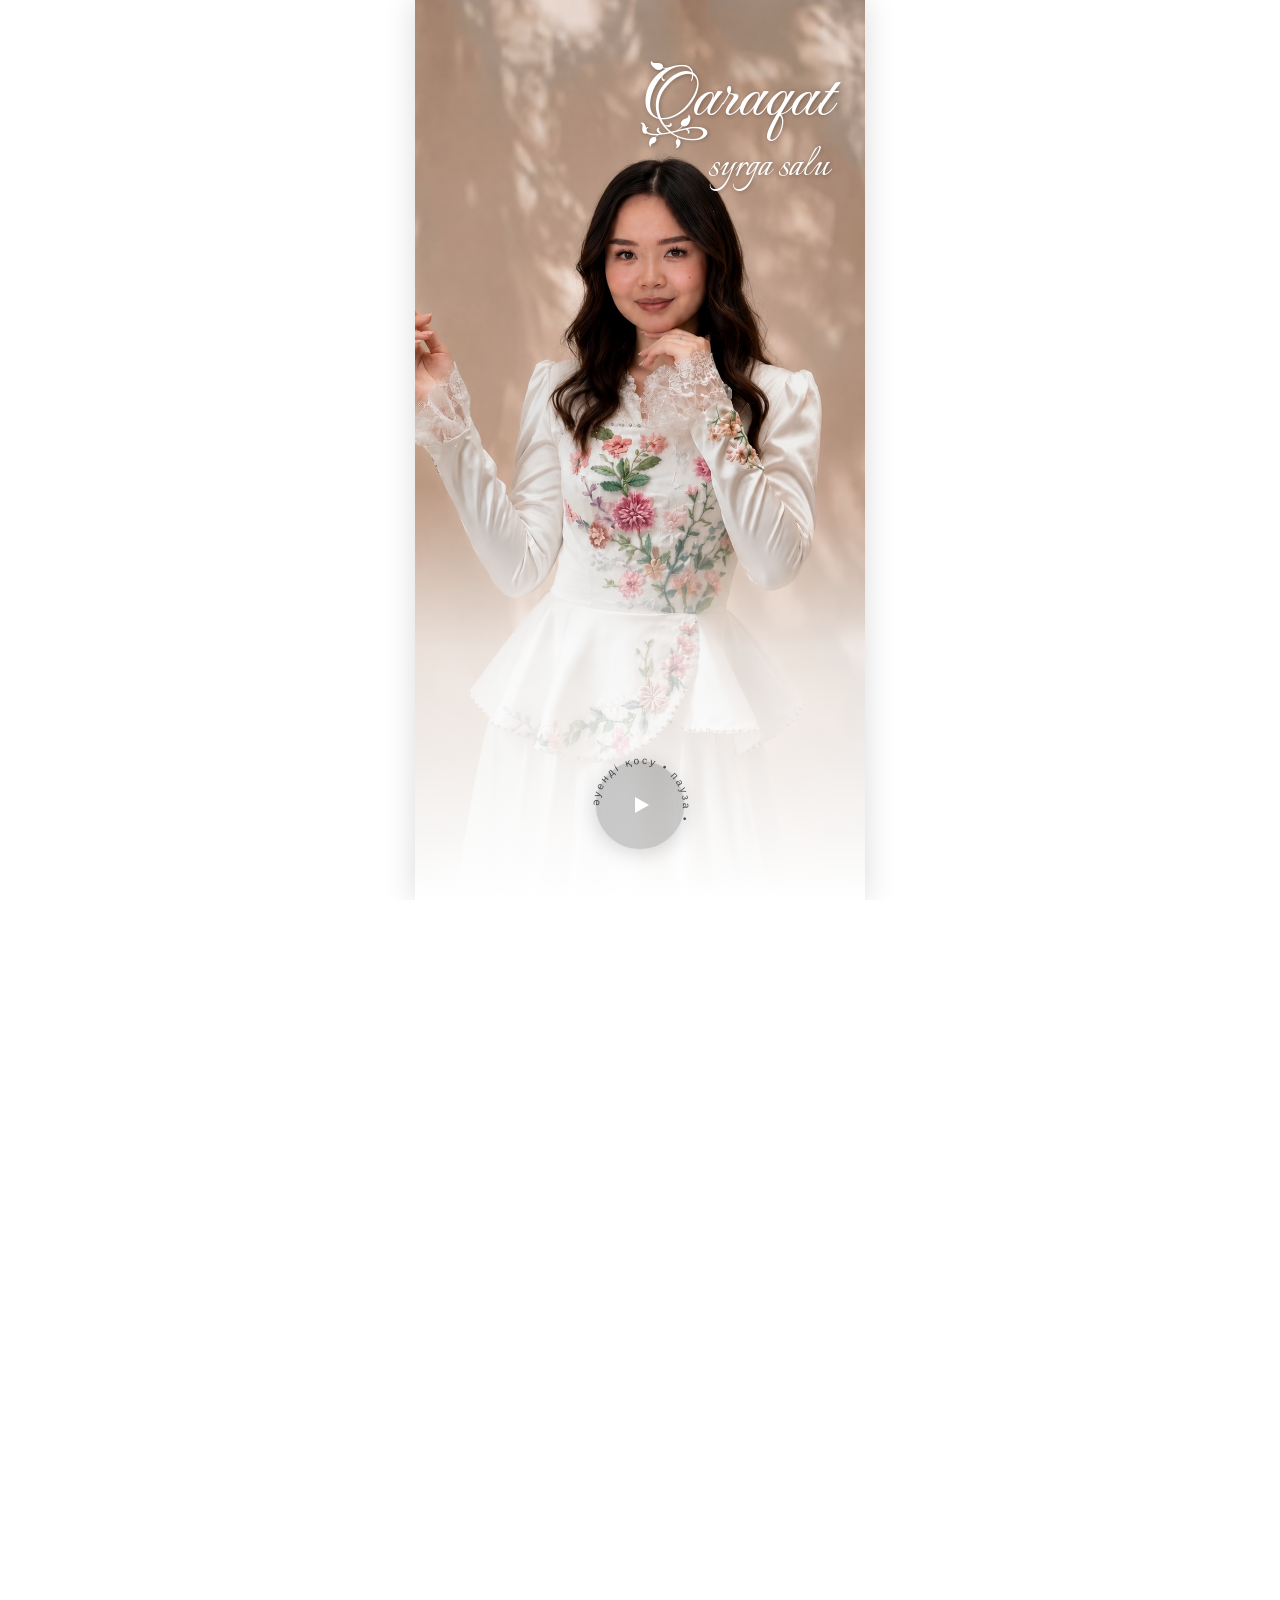
<file: index.html>
<!DOCTYPE html>
<html lang="en">
<head>
    <meta charset="UTF-8">
    <meta name="viewport" content="width=device-width, initial-scale=1.0">
    <title class="bride-name">Syrga salu</title>
    <link rel="preconnect" href="https://fonts.googleapis.com">
    <link rel="preconnect" href="https://fonts.gstatic.com" crossorigin>
    <link href="https://fonts.googleapis.com/css2?family=Fleur+De+Leah&family=Mrs+Saint+Delafield&display=swap" rel="stylesheet">
    <link href="https://fonts.googleapis.com/css2?family=Fleur+De+Leah&family=Italianno&family=Mrs+Saint+Delafield&display=swap" rel="stylesheet">

    <link rel="stylesheet" href="style.css">
    <link rel="stylesheet" href="script.js">

    <meta property="og:type" content="website">
    <meta property="og:title" content="Қарақат сырға салу">
    <meta property="og:description" content="Тойымыздың қадірлі қонағы болыңыз!">
    <meta property="og:url" content="https://qyzuzatukz.github.io/qaraqat_qyz_uzatu/">
    <meta property="og:image" content="https://qyzuzatukz.github.io/qaraqat_qyz_uzatu/IMG_7620.PNG">
    <meta property="og:image:width" content="1200">
    <meta property="og:image:height" content="630">
    

</head>


<body>

    <!-- <div class="real-butterfly-system">
        <div class="bf-rotator">
            <div class="bf-wings-wrapper">
                <img src="batrfl.png" alt="wing" class="bf-wing bf-wing-left">
                <img src="batrfl.png" alt="wing" class="bf-wing bf-wing-right">
            </div>
        </div>
    </div> -->
    
    <audio id="bg-music" src="Karakat-Abildina-Kyzga-tilek-agugai.kz_.mp3" loop></audio>

    <section class="hero-screen">
    
    <div class="image-container">
        <img src="IMG_7620.PNG" alt="Qaraqat" class="back-image">
        <div class="video-overlay"></div>
    </div>

    <div class="hero-content">
        
        <div class="header-text">
            <h1 class="bride-name" style="font-size: 70px;">Qaraqat</h1>
            <p class="event-title" style="font-size: 45px;">syrga salu</p>
        </div>
        
        <div class="music-wrapper">
            <button class="music-toggle" id="music-btn">
                <svg class="spinning-text" viewBox="0 0 100 100">
                    <path id="circlePath" d="M 50, 50 m -35, 0 a 35,35 0 1,1 70,0 a 35,35 0 1,1 -70,0" />
                    <text>
                        <textPath href="#circlePath">әуенді қосу • пауза • </textPath>
                    </text>
                </svg>
                <div class="play-icon"></div>
            </button>
        </div>
        
    </div>

</section>

<section class="invitation-screen">
    <div class="invitation-content">
        
        <div class="guests-call" style="font-size: 42px;">
            Құрметті<br>
            ағайын-туыс, бауырлар,<br>
            құда-жекжат,<br>
            нағашы-жиен, бөлелер,<br>
            құрбы-құрдас,<br>
            әріптестер!
        </div>

        <div class="main-invitation-text">
            <p class="sub-text" style="font-size: 24px;">Сіздерді<br>аяулы қызымыз</p>
            
            <h2 class="bride-title-second" style="font-size: 52px;">Қарақаттың</h2>
            
            <p class="description-text" style="font-size: 24px;">
                сырға салу тойына арналған<br>
                салтанатты ақ<br>
                дастарханымыздың қадірлі<br>
                қонағы болуға шақырамыз!
            </p>
        </div>

    </div>
</section>

<div class="flowers-divider">
    <img src="IMG_7644.jpeg" alt="Декор цветы" class="divider-image">
</div>



<!-- ЧЕТВЕРТЫЙ БЛОК: ДАТА И ИЗВИЛИСТЫЙ ТАЙМЛАЙН -->
<!-- ЧЕТВЕРТЫЙ БЛОК: ДАТА И ИЗВИЛИСТЫЙ ТАЙМЛАЙН -->
<section class="date-timeline-screen">
    <div class="timeline-container">
        
        <h3 class="month-title" style="font-size: 42px;">Той салтанаты: <br>Тамыз</h3>
        
        <!-- Лента дней теперь растягивается с отступами -->
        <div class="days-line">
            <div class="day-box">26</div>
            <div class="day-box">27</div>
            <div class="day-box active-day-heart " style="width: 100px; height: 100px; font-size: 35px; font-weight: inherit;">28</div>
            <div class="day-box">29</div>
            <div class="day-box">30</div>
        </div>

        <!-- Контейнер увеличен по высоте, чтобы ветка не сливалась с текстом -->
        <div class="timeline-wave-zone">
            
            <img src="IMG_7659.PNG" alt="Изогнутая ветка" class="wave-branch-bg">
            
            <!-- Точка 1: Справа -->
            <div class="wave-item item-pos-1" >
                <div class="time-number" style="font-size:40px; margin-right: 4px;">18:00</div>
                <div class="time-text">ҚОНАҚТАРДЫҢ ЖИНАЛУЫ</div>
            </div>
            
            <!-- Точка 2: Слева -->
            <div class="wave-item item-pos-2" style=" margin-top: -40px;" >
                <div class="time-number" style="font-size: 40px;">18:30</div>
                <div class="time-text" style="padding-bottom: 20px;">ТОЙДЫҢ БАСТАЛУЫ</div>
            </div>

            <!-- Точка 3: Справа -->
            <div class="wave-item item-pos-3">
                <div class="time-number" style="font-size: 40px; margin-right: 4px;">19:00</div>
                <div class="time-text">СЫРҒА САЛУ <br>РӘСІМІ</div>
            </div>

            <!-- НОВАЯ Точка 4: Слева (Тойдың аяқталуы) -->
            <div class="wave-item item-pos-4">
                <div class="time-number" style="font-size: 40px;">23:00</div>
                <div class="time-text">ШЫҒАРЫП САЛУ РӘСІМІ</div>
            </div>

        </div>

    </div>
</section>



<section class="location-screen">
    <div class="location-container">
        
        <h3 class="location-title" style="font-size: 42px;">Мекен-жайымыз:</h3>
        
        <div class="location-address">
            ТАРАЗ ҚАЛАСЫ<br>
            ҚОЛБАСШЫ ҚОЙГЕЛДІ КӨШЕСІ, 222<br>
            «ТОЙ ШАШУ»<br>
            МЕЙРАМХАНАСЫ
        </div>
        
        <a href="https://go.2gis.com/cfSD5" target="_blank" class="map-button" title="2GIS картаны ашу">
            <img src="2gis-icon-logo.png" alt="2GIS" class="gis-icon">
        </a>

        <div class="img_flowww">
            <img src="IMG_7651-removebg-preview.png" alt="Цветы декор снизу" class="location-bottom-flowers">
        </div>
        

        <div class="parents-text-box">
                <h4 class="parents-title" style="font-size: 42px;">Той иелері:</h4>
                <p class="parents-names" style="font-size: 50px;">Сержан - Злиха</p>
        </div>

         <div class="img_flowww">
            <img src="IMG_7651ф-removebg-preview.png" alt="Цветы декор снизу" class="location-bottom-flowers">
        </div>

        

    </div>
</section>



<!-- ШЕСТОЙ БЛОК: ТАЙМЕР ОБРАТНОГО ОТСЧЕТА -->
<section class="countdown-screen">
    <div class="countdown-container">
        
        <!-- Заголовок таймера -->
        <h3 class="countdown-title" style="font-size: 42px; margin-top: -12px;">Тойға дейін:</h3>
        
        <!-- Табло с цифрами -->
        <div class="timer-display">
            <div class="timer-item">
                <span id="days" class="timer-number">00</span>
                <span class="timer-label" style="font-size: 18px;">күн</span>
            </div>
            
            <span class="timer-separator">:</span>
            
            <div class="timer-item">
                <span id="hours" class="timer-number">00</span>
                <span class="timer-label " style="font-size: 18px;">сағат</span>
            </div>
            
            <span class="timer-separator">:</span>
            
            <div class="timer-item">
                <span id="minutes" class="timer-number">00</span>
                <span class="timer-label" style="font-size: 18px;">минут</span>
            </div>
            
            <span class="timer-separator">:</span>
            
            <div class="timer-item">
                <span id="seconds" class="timer-number">00</span>
                <span class="timer-label" style="font-size: 18px;">секунд</span>
            </div>
        </div>

    </div>
</section>



<div class="final-butterfly-block" style="margin-top: -80px;">
    <img src="IMG_7684.JPG-removebg-preview.png" alt="Бабочка" class="bottom-butterfly">
</div>




























    <script src="script.js"></script>
    
</body>



</html>
</file>
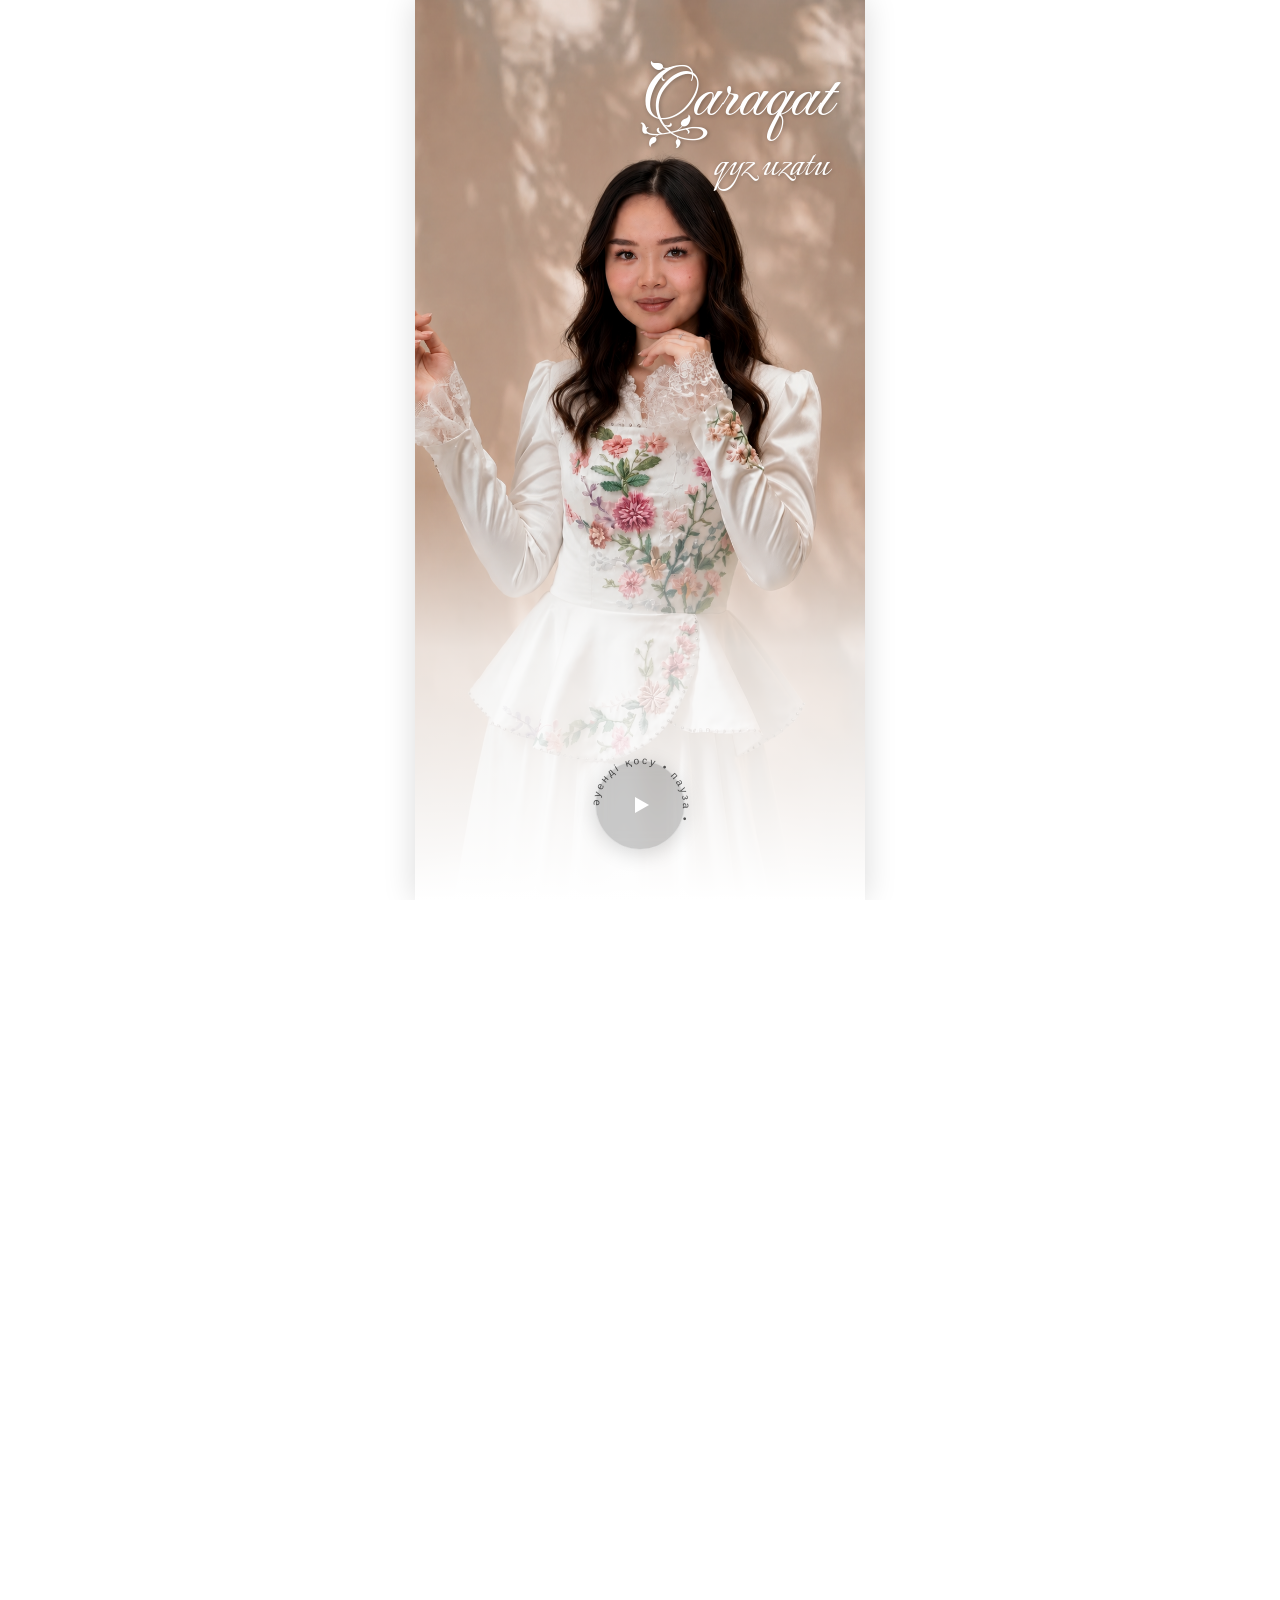
<file: karakat.html>
<!DOCTYPE html>
<html lang="en">
<head>
    <meta charset="UTF-8">
    <meta name="viewport" content="width=device-width, initial-scale=1.0">
    <title>Document</title>
    <link rel="preconnect" href="https://fonts.googleapis.com">
    <link rel="preconnect" href="https://fonts.gstatic.com" crossorigin>
    <link href="https://fonts.googleapis.com/css2?family=Fleur+De+Leah&family=Mrs+Saint+Delafield&display=swap" rel="stylesheet">
    <link href="https://fonts.googleapis.com/css2?family=Fleur+De+Leah&family=Italianno&family=Mrs+Saint+Delafield&display=swap" rel="stylesheet">

    <link rel="stylesheet" href="style.css">
    <link rel="stylesheet" href="script.js">
</head>


<body>
    
    <audio id="bg-music" src="Karakat-Abildina-Kyzga-tilek-agugai.kz_.mp3" loop></audio>

    <section class="hero-screen">
    
    <div class="image-container">
        <img src="IMG_7620.PNG" alt="Qaraqat" class="back-image">
        <div class="video-overlay"></div>
    </div>

    <div class="hero-content">
        
        <div class="header-text">
            <h1 class="bride-name" style="font-size: 70px;">Qaraqat</h1>
            <p class="event-title" style="font-size: 45px;">qyz uzatu</p>
        </div>
        
        <div class="music-wrapper">
            <button class="music-toggle" id="music-btn">
                <svg class="spinning-text" viewBox="0 0 100 100">
                    <path id="circlePath" d="M 50, 50 m -35, 0 a 35,35 0 1,1 70,0 a 35,35 0 1,1 -70,0" />
                    <text>
                        <textPath href="#circlePath">әуенді қосу • пауза • </textPath>
                    </text>
                </svg>
                <div class="play-icon"></div>
            </button>
        </div>
        
    </div>

</section>

<section class="invitation-screen">
    <div class="invitation-content">
        
        <div class="guests-call" style="font-size: 37px;">
            Құрметті<br>
            ағайын-туыс, бауырлар,<br>
            құда-жекжат,<br>
            нағашы-жиен, бөлелер,<br>
            құрбы-құрдас,<br>
            дос-жарандар,<br>
            әріптестер мен көршілер!
        </div>

        <div class="main-invitation-text">
            <p class="sub-text" style="font-size: 24px;">Сіздерді<br>аяулы қызымыз</p>
            
            <h2 class="bride-title-second" style="font-size: 50px;">Қарақаттың</h2>
            
            <p class="description-text" style="font-size: 24px;">
                ұзату тойына арналған<br>
                салтанатты ақ<br>
                дастарханымыздың қадірлі<br>
                қонағы болуға шақырамыз!
            </p>
        </div>

    </div>
</section>

<div class="flowers-divider">
    <img src="IMG_7635.jpeg" alt="Декор цветы" class="divider-image">
</div>





































    <script src="script.js"></script>
    
</body>



</html>
</file>
<file: style.css>
@font-face {
    font-family: 'MyCustomItalic2'; /* Имя, которое мы сами придумываем для шрифта */
    src: url('KZGoodVibes.ttf') format('truetype');
    font-weight: normal;
    font-style: italic;
}









/* --- Общие настройки --- */
* {
    margin: 0;
    padding: 0;
    box-sizing: border-box;
}

body, html {
    height: 100%;
    overflow-x: hidden;
    background-color: #ffffff; /* Родной белый цвет для продолжения сайта */
    -webkit-font-smoothing: antialiased;
}

/* --- Главный экран --- */
.hero-screen {
    position: relative;
    width: 100%;
    height: 100vh;
    margin: 0 auto;
    overflow: hidden;
    display: flex;
    justify-content: center;
}

/* --- Контейнер для фонового ФОТО --- */
.image-container {
    position: absolute;
    top: 0;
    left: 0;
    width: 100%;
    height: 100%;
    z-index: 1;
}

.back-image {
    width: 100%;
    height: 100%;
    object-fit: cover; 
    object-position: center;
}

/* Плавный белый градиент, уходящий внизу в плотный белый цвет */
.video-overlay {
    position: absolute;
    top: 0;
    left: 0;
    width: 100%;
    height: 100%;
    /* Сместили начало проявления белого цвета с 60% на 53%, */
    /* благодаря чему плавное размытие начинается выше */
    background: linear-gradient(
        to bottom, 
        rgba(255, 255, 255, 0) 0%, 
        rgba(255, 255, 255, 0) 54%, 
        rgba(255, 255, 255, 0.7) 72%, 
        rgba(255, 255, 255, 1) 100%
    );
}

/* --- Контентная область --- */
.hero-content {
    position: relative;
    z-index: 2;
    width: 100%;
    height: 100%;
    display: flex;
    flex-direction: column;
    justify-content: space-between;
    padding: 60px 35px 50px 35px; 
}

/* --- Текст: Сверху справа --- */
.header-text {
    align-self: flex-end;
    text-align: right;
}

.bride-name {
    font-family: "Fleur De Leah", cursive;
  font-weight: 400;
  font-style: normal;
    font-size: 7.4rem;
    color: #ffffff;
    line-height: 1.1;
    text-shadow: 1px 1px 4px rgba(0, 0, 0, 0.3);
}

.event-title {
    font-family: "Italianno", cursive;
  font-weight: 400;
  font-style: normal;
    font-size: 2.3rem;
    color: #ffffff;
    margin-top: 2px;
    text-shadow: 1px 1px 4px rgba(0, 0, 0, 0.3);
}

/* --- Кнопка музыки: Снизу по центру --- */
.music-wrapper {
    width: 100%;
    display: flex;
    justify-content: center;
    align-items: center;
}

.music-toggle {
    position: relative;
    width: 90px;
    height: 90px;
    background: rgba(0, 0, 0, 0.2); /* Слегка затемненная кнопка */
    backdrop-filter: blur(8px);
    -webkit-backdrop-filter: blur(8px);
    border: 1px solid rgba(255, 255, 255, 0.4);
    border-radius: 50%;
    cursor: pointer;
    outline: none;
    display: flex;
    justify-content: center;
    align-items: center;
    transition: transform 0.3s ease;
    box-shadow: 0 4px 20px rgba(0, 0, 0, 0.15); 
}

.music-toggle:active {
    transform: scale(0.95);
}

/* Центральный треугольник (Play) — теперь ЧИСТО БЕЛЫЙ */
.play-icon {
    width: 0;
    height: 0;
    border-top: 8px solid transparent;
    border-bottom: 8px solid transparent;
    border-left: 14px solid #ffffff; /* Белый цвет */
    margin-left: 4px;
    transition: all 0.3s ease;
}

/* Иконка паузы (две полоски) — тоже ЧИСТО БЕЛАЯ */
.music-toggle.playing .play-icon {
    width: 12px;
    height: 14px;
    border: none;
    border-left: 4px solid #ffffff;
    border-right: 4px solid #ffffff;
    margin-left: 0;
}

/* --- Крутящийся текст вокруг кнопки --- */
.spinning-text {
    position: absolute;
    top: -15px;
    left: -15px;
    width: 120px;
    height: 120px;
    animation: rotateText 10s linear infinite;
    pointer-events: none; 
}

.spinning-text path {
    fill: transparent;
}

/* Делаем буквы темными, чтобы они идеально читались поверх белого градиента */
.spinning-text text {
    font-family: Arial, sans-serif;
    font-size: 8.5px;
    fill: rgba(0, 0, 0, 0.65); 
    letter-spacing: 2px;
}

@keyframes rotateText {
    0% { transform: rotate(0deg); }
    100% { transform: rotate(360deg); }
}

.music-toggle.paused .spinning-text {
    animation-play-state: paused;
}

/* --- АДАПТИВНОСТЬ --- */
@media (max-width: 480px) {
    .hero-content { padding: 50px 25px 40px 25px; }
    .bride-name { font-size: 2.8rem; }
    .event-title { font-size: 1.9rem; }
    .music-toggle { width: 80px; height: 80px; }
    .spinning-text { width: 110px; height: 110px; top: -15px; left: -15px; }
}

@media (min-width: 481px) {
    .hero-screen {
        max-width: 450px; 
        box-shadow: 0 0 30px rgba(0,0,0,0.15);
    }
}


/* --- Вторая страница: Приглашение --- * ################################################################## */
.invitation-screen {
    width: 100%;
    /* Убрали min-height: 100vh, чтобы страница не растягивалась искусственно вниз */
    background-color: #ffffff; 
    display: flex;
    justify-content: center;
    align-items: center;
    /* Уменьшили верхний отступ до 10px, чтобы текст шел сразу за первой страницей */
    
}

/* Контейнер для контента (ограничиваем ширину на ПК) */
.invitation-content {
    width: 100%;
    max-width: 450px; /* Чтобы текст не разъезжался на компьютере */
    text-align: center;
    color: #8C5A3C; /* Приятный темно-серый цвет для текста (вместо жесткого черного) */
}

/* Блок обращения (Изящный курсив) */
.guests-call {
    font-family: 'MyCustomItalic2', serif;
    font-style: italic;
    font-weight: 400;
    font-size: 1.6rem;
    line-height: 1.8;
    padding-top: 40px;
    margin-bottom: 20px;
    color: #8C5A3C;
}

/* Основной блок приглашения */
.main-invitation-text {
    display: flex;
    flex-direction: column;
    gap: 15px;
}

.sub-text {
    font-family: 'Playfair Display', serif;
    font-style: italic;
    font-weight: 400;
    font-size: 1.2rem;
    font-weight: 300;
    line-height: 1.6;
    letter-spacing: 1px;
    color: black;
}

/* Имя невесты на второй странице */
.bride-title-second {
    font-family: 'MyCustomItalic2', serif;
    font-style: italic;
    font-weight: 400;
    font-size: 3rem;
    color: #8C5A3C;
    margin: 10px 0;
}

.description-text {
    font-family: 'Playfair Display', serif;
    font-style: italic;
    font-weight: 400;
    font-size: 1.2rem;
    font-weight: 300;
    line-height: 1.8;
    letter-spacing: 0.5px;
    padding-bottom: 15px;
    color: black;
}

/* --- Адаптивность для мобильных устройств --- */
@media (max-width: 480px) {
    .invitation-screen {
        padding: 10px 12px;
    }
    .guests-call {
        font-size: 1.35rem;
        line-height: 1.7;
        margin-bottom: 30px;
    }
    .sub-text, .description-text {
        font-size: 1.05rem;
        line-height: 1.6;
    }
    .bride-title-second {
        font-size: 2.4rem;
    }
}


/* --- Третий блок: Маленький разделитель с цветами --- */
.flowers-divider {
    height: 200px;
    width: 100%;
    max-width: 450px; /* Чтобы блок не расширялся на компьютерах шире приглашения */
    margin: 0 auto;   /* Центрируем блок на больших экранах */
     /* Белый фон, чтобы всё сливалось в единую ленту */
    

}

.divider-image {
    height: 100%;
    width: 100%;
}

/* --- Настройка адаптивности для телефонов --- */
@media (max-width: 480px) {
    .flowers-divider {
        padding: 5px 0 10px 0; /* Чуть уменьшаем отступы на маленьких смартфонах */
    }
    .divider-image {
        height: 100%;
        width: 100%;
        max-height: 210px; /* На экранах поменьше делаем цветы еще компактнее */
    }
}






/* --- Четвертый блок: Лента даты и таймлайн --- */
/* --- Четвертый блок: Общие настройки --- */
/* --- Четвертый блок: Общие настройки --- */
.date-timeline-screen {
    width: 100%;
   
    display: flex;
    justify-content: center;
    padding: 10px 0 20px 0; /* Убрали боковые отступы у самой секции */
}

.timeline-container {
    width: 100%;
    max-width: 450px;
    text-align: center;
}

.month-title {
    font-family: 'MyCustomItalic2', serif;
    font-style: italic;
    font-weight: 400;
    font-size: 2.5rem;
    color: #8c765c;
    font-weight: 400;
    margin-bottom: 25px;
}

/* Лента дней по ширине экрана с отступами слева/справа */
.days-line {
    display: flex;
    justify-content: space-between; /* Распределяет элементы равномерно по всей ширине */
    align-items: center;
    padding: 0 25px; /* Вот те самые отступы слева и справа */
    margin-bottom: 20px;
    position: relative;
    z-index: 3;
}

.day-box {
    width: 45px;
    height: 45px;
    border: 1px solid #d3c7b9;
    border-radius: 8px;
    display: flex;
    justify-content: center;
    align-items: center;
    font-family: 'MyCustomRegular', sans-serif;
    font-size: 1.1rem;
    color: #7a6e61;
    background-color: #ffffff;
}

/* Красивое аккуратное сердце с цифрой ровно по центру */
.active-day-heart {
   width: 80px;  /* Увеличенный размер круга */
    height: 80px;
    border: 2px solid #8c765c; /* Красивая благородная рамка */
    border-radius: 50%;        /* Делает блок идеально круглым */
    background-color: transparent;
    
    display: flex;
    justify-content: center;
    align-items: center;
    
    color: #8c765c;
    font-weight: bold;
    font-size: 1.4rem;
    font-family: 'MyCustomRegular', sans-serif;
    
    clip-path: none; /* Полностью отключаем старый сброс формы */
    padding-bottom: 0; /* Сбрасываем смещение, для круга центровка идеальна */

    /* Подключаем анимацию мерцания: название, длительность (2 секунды), бесконечный повтор */
    animation: goldGlow 2s infinite ease-in-out;
}

@keyframes goldGlow {
    0% {
        border-color: #8c765c;
        box-shadow: 0 0 0 0 rgba(140, 118, 92, 0.4);
        transform: scale(1);
    }
    50% {
        border-color: #dfd4c6; /* В середине цикла рамка становится светлее */
        box-shadow: 0 0 15px 5px rgba(140, 118, 92, 0.2); /* Появляется нежное свечение вокруг */
        transform: scale(1.03); /* Круг неуловимо увеличивается, создавая эффект дыхания */
    }
    100% {
        border-color: #8c765c;
        box-shadow: 0 0 0 0 rgba(140, 118, 92, 0.4);
        transform: scale(1);
    }
}

/* --- Зона изогнутой волны (Увеличили высоту, чтобы не сливалось!) --- */
.timeline-wave-zone {
    position: relative;
    width: 100%;
    height: 750px; /* Увеличили с 550px до 750px, чтобы дать тексту простор */
    margin-top: -5px;
}

/* Веточка растягивается во всю длину и высоту без сжатия */
.wave-branch-bg {
    position: absolute;
    top: 0;
    left: 50%;
    transform: translateX(-50%);
    width: 75%;
    height: 100%;
    object-fit: fill; /* Заставит картинку веточки пропорционально растянуться на все 4 точки */
    z-index: 1;
}

/* Общие стили текста */
.wave-item {
    position: absolute;
    z-index: 2;
    width: 190px;
}

.time-number {
    font-family: 'MyCustomItalic2', serif;
    font-style: italic;
    font-size: 2.2rem;
    color: #8c765c;
    line-height: 1;
    margin-bottom: 3px;
}

.time-text {
    font-family: 'Playfair Display', serif;
    font-style: italic;
    font-weight: 400;
    font-size: 0.85rem;
    color: #333333;
    font-weight: bold; /* Сделаем текст чуть четче, чтобы лучше читался поверх листьев */
    letter-spacing: 0.5px;
    line-height: 1.3;
}

/* --- Точное позиционирование на увеличенной ветке --- */

/* 16:30 — Справа сверху */
.item-pos-1 {
    
    top: 8%;
    left: 58%;
    text-align: right;
    
}

/* 17:00 — Слева в верхней трети */
.item-pos-2 {
    top: 32%;
    left: 5%;
    text-align: left;
}

/* 22:30 — Справа в нижней трети */
.item-pos-3 {
    top: 58%;
    left: 58%;
    text-align: right;
}

/* 00:00 — Слева в самом низу */
.item-pos-4 {
    top: 84%;
    left: 5%;
    text-align: left;
}

/* --- Адаптивность для мобильных экранов --- */
@media (max-width: 480px) {
    .days-line { padding: 0 15px; }
    .day-box { width: 40px; height: 40px; font-size: 1rem; }
    .active-day-heart { 
        .active-day-heart {
        width: 65px;  /* На смартфонах делаем чуть компактнее, чтобы не двигать соседние дни */
        height: 65px;
        font-size: 1.2rem;
    }
     }
    
    .timeline-wave-zone { height: 680px; } /* На смартфонах высота пропорционально уменьшается */
    .wave-item { width: 145px; }
    .time-number { font-size: 1.8rem; }
    .time-text { font-size: 0.75rem; }
    
    .item-pos-1 { top: 7%; right: 4%; }
    .item-pos-2 { top: 31%; left: 4%; }
    .item-pos-3 { top: 56%; right: 4%; }
    .item-pos-4 { top: 82%; left: 4%; }
}




/* --- Пятый блок: Место проведения (Цветы снизу) --- */
.location-screen {
    height: 730px;
    background-color: #ffffff;
    width: 100%;
    /* background-color: #ffffff; */
    display: flex;
    justify-content: center;
    padding: 10px 20px 40px 20px; /* Сделали верхний отступ меньше, так как цветов сверху нет */
   
}

.location-container {
    width: 100%;
    max-width: 450px;
    text-align: center;
    display: flex;
    flex-direction: column;
    align-items: center;
}

/* Заголовок Мекен-жайымыз */
.location-title {
    font-family: 'MyCustomItalic2', serif;
    font-style: italic;
    font-size: 2.4rem;
    color: #8c765c;
    font-weight: 400;
    margin-bottom: 20px;
}

/* Текст адреса */
.location-address {
    font-family: 'Playfair Display', serif;
    font-style: italic;
    font-weight: 700;
    font-size: 1.15rem;
    color: #2b2b2b;
    line-height: 1.6;
    letter-spacing: 1px;
    margin-bottom: 25px;
    
}

/* Кнопка-иконка 2GIS */
.map-button {
    display: inline-block;
    transition: transform 0.2s ease;
    text-decoration: none;
    margin-bottom: 35px; /* Отступ от иконки до нижних цветов */
}

.map-button:hover { transform: scale(1.08); }
.map-button:active { transform: scale(0.95); }

.gis-icon {
    width: 55px;
    height: 55px;
    object-fit: contain;
    border-radius: 12px;
}

/* Нижний букет цветов */

.img_flowww{
    height: 120px;
    width: 100%;
    
}




.location-bottom-flowers {
    height: 100%;
    width: 100%;
    
}

/* --- Адаптивность для мобильных устройств --- */
@media (max-width: 480px) {
    .location-screen {
        padding: 15px 15px 30px 15px;
    }
    .location-title {
        font-size: 2rem;
        margin-bottom: 15px;
    }
    .location-address {
        font-size: 1rem;
        line-height: 1.5;
        margin-bottom: 20px;
    }
    .map-button {
        margin-bottom: 25px;
    }
    .gis-icon {
        width: 48px;
        height: 48px;
    }
    .location-bottom-flowers {
        max-width: 80%; /* Аккуратный размер на экранах смартфонов */
    }
}



/* --- Зона имен родителей внутри цветов --- */
.parents-zone {
    display: flex;
    flex-direction: column;
    align-items: center;
    width: 100%;
    margin-top: 20px;
}

/* Верхняя арка цветов */
.parents-flowers-top {
    width: 100%;
    max-width: 320px; /* Сделали чуть пошире, чтобы текст красиво заходил внутрь */
    height: auto;
    object-fit: contain;
    margin-bottom: -15px; /* Отрицательный отступ, чтобы притянуть текст ближе к цветам */
}

/* Блок с текстом родителей */
.parents-text-box {
    position: relative;
    z-index: 2;
    padding: 2px 0;
}

.parents-title {
    font-family: 'MyCustomItalic2', serif;
    font-style: italic;
    font-size: 2.2rem;
    color: #8c765c;
    font-weight: 400;
    
}

.parents-names {
    font-family: 'MyCustomItalic2', serif;
    font-style: italic;
    font-size: 2.4rem;
    color: #8c765c;
    font-weight: 400;
    margin: 0;
}

/* Нижняя арка цветов */
.parents-flowers-bottom {
    width: 100%;
    max-width: 320px;
    height: auto;
    object-fit: contain;
    margin-top: -15px; /* Подтягиваем нижние цветы вплотную к именам */
}

/* --- Адаптивность для мобильных экранов --- */
@media (max-width: 480px) {
    .parents-flowers-top {
        max-width: 260px;
        margin-bottom: -10px;
    }
    .parents-title {
        font-size: 1.8rem;
    }
    .parents-names {
        font-size: 2rem;
    }
    .parents-flowers-bottom {
        max-width: 260px;
        margin-top: -10px;
    }
}







/* --- АНИМАЦИИ ДЛЯ ЦВЕТОВ И ВЕТОК --- */

/* Назначаем анимацию покачивания для извилистой ветки в 4-м блоке */
.wave-branch-bg {
    animation: gentleSway 3s infinite ease-in-out;
    transform-origin: top center; /* Ветка качается относительно своего начала под сердечком */
}

/* Назначаем анимацию для верхнего и нижнего букета родителей в 5-м блоке */
.parents-flowers-top, 
.parents-flowers-bottom {
    animation: flowerPulse 5s infinite ease-in-out;
}

/* Эффект 1: Легкое покачивание влево-вправо для ветки-таймлайна */
@keyframes gentleSway {
    0% {
        transform: translateX(-50%) rotate(0deg);
    }
    50% {
        transform: translateX(-50%) rotate(1.5deg); /* Минимальный поворот, чтобы не ломать сетку текста */
    }
    100% {
        transform: translateX(-50%) rotate(0deg);
    }
}

/* Эффект 2: Плавное "дыхание" и покачивание для букетов родителей */
@keyframes flowerPulse {
    0% {
        transform: scale(1) rotate(0deg);
    }
    30% {
        transform: scale(1.02) rotate(0.5deg); /* Чуть увеличивается и наклоняется */
    }
    65% {
        transform: scale(0.99) rotate(-0.5deg); /* Чуть уменьшается */
    }
    100% {
        transform: scale(1) rotate(0deg);
    }
}






/* --- Шестой блок: Таймер --- */
.countdown-screen {
    height: 250px;
    width: 100%;
    background-color: #ffffff;
    display: flex;
    justify-content: center;
    padding: 30px 20px 60px 20px;
    margin-top: -80px;
}

.countdown-container {
    width: 100%;
    max-width: 450px;
    text-align: center;
}

/* Заголовок "Той салтанатына дейін:" */
.countdown-title {
    font-family: 'MyCustomItalic2', serif;
    font-style: italic;
    font-size: 2.3rem;
    color: #8c765c;
    font-weight: 400;
    margin-bottom: 40px;
}

/* Общая строка таймера */
.timer-display {
    display: flex;
    justify-content: center;
    align-items: flex-start;
    gap: 10px;
}

/* Каждая группа (цифра + подпись) */
.timer-item {
    display: flex;
    flex-direction: column;
    align-items: center;
    width: 70px; /* Фиксированная ширина, чтобы цифры не прыгали при смене */
}

/* Тонкие изящные цифры как на макете */
.timer-number {
    font-family: 'Playfair Display', serif;
    font-style: italic;
    font-weight: 700;
    font-size: 2.8rem;
    font-weight: 300;
    color: #2b2b2b;
    line-height: 1;
    margin-bottom: 10px;
}

/* Разделительные двоеточия */
.timer-separator {
    font-family: 'MyCustomRegular', sans-serif;
    font-size: 2.2rem;
    font-weight: 300;
    color: #2b2b2b;
    line-height: 1;
    padding-top: 5px;
}

/* Подписи снизу */
.timer-label {
    font-family: 'Playfair Display', serif;
    font-style: italic;
    font-weight: 700;
    font-size: 1.5rem;
    color: #8c765c;
    font-weight: 400;
}

/* --- Мобильная адаптация --- */
@media (max-width: 480px) {
    .countdown-screen {
        padding: 20px 15px 45px 15px;
    }
    .countdown-title {
        font-size: 1.9rem;
        margin-bottom: 30px;
    }
    .timer-item {
        width: 55px;
    }
    .timer-number {
        font-size: 2.2rem;
    }
    .timer-separator {
        font-size: 1.8rem;
    }
    .timer-label {
        font-size: 0.8rem;
    }
}


/* --- Седьмой блок: Финальная бабочка внизу --- */
.final-butterfly-block {
    width: 100%;
    background-color: #ffffff; /* Цвет фона подстраивай под свой сайт */
    display: flex;
    justify-content: center;
    align-items: center;
    padding: 0 20px 60px 20px; /* Отступ снизу, чтобы бабочка не прижималась к краю экрана */
}

.bottom-butterfly {
    width: 250px; /* Красивый, аккуратный размер бабочки по центру */
    height: 200px;
    opacity: 0.85; /* Легкая, нежная прозрачность, чтобы она выглядела воздушнее */
}

/* Адаптация для мобильных экранов */
@media (max-width: 480px) {
    .final-butterfly-block {
        padding-bottom: 40px;
    }
    .bottom-butterfly {
        width: 165px; /* Чуть уменьшаем размер на смартфонах */
    }
}


























/* --- СИСТЕМА ЖИВОЙ 3D-БАБОЧКИ --- */

/* 1. Главный контейнер: отвечает за глобальный хаотичный полет по экрану */
</file>
